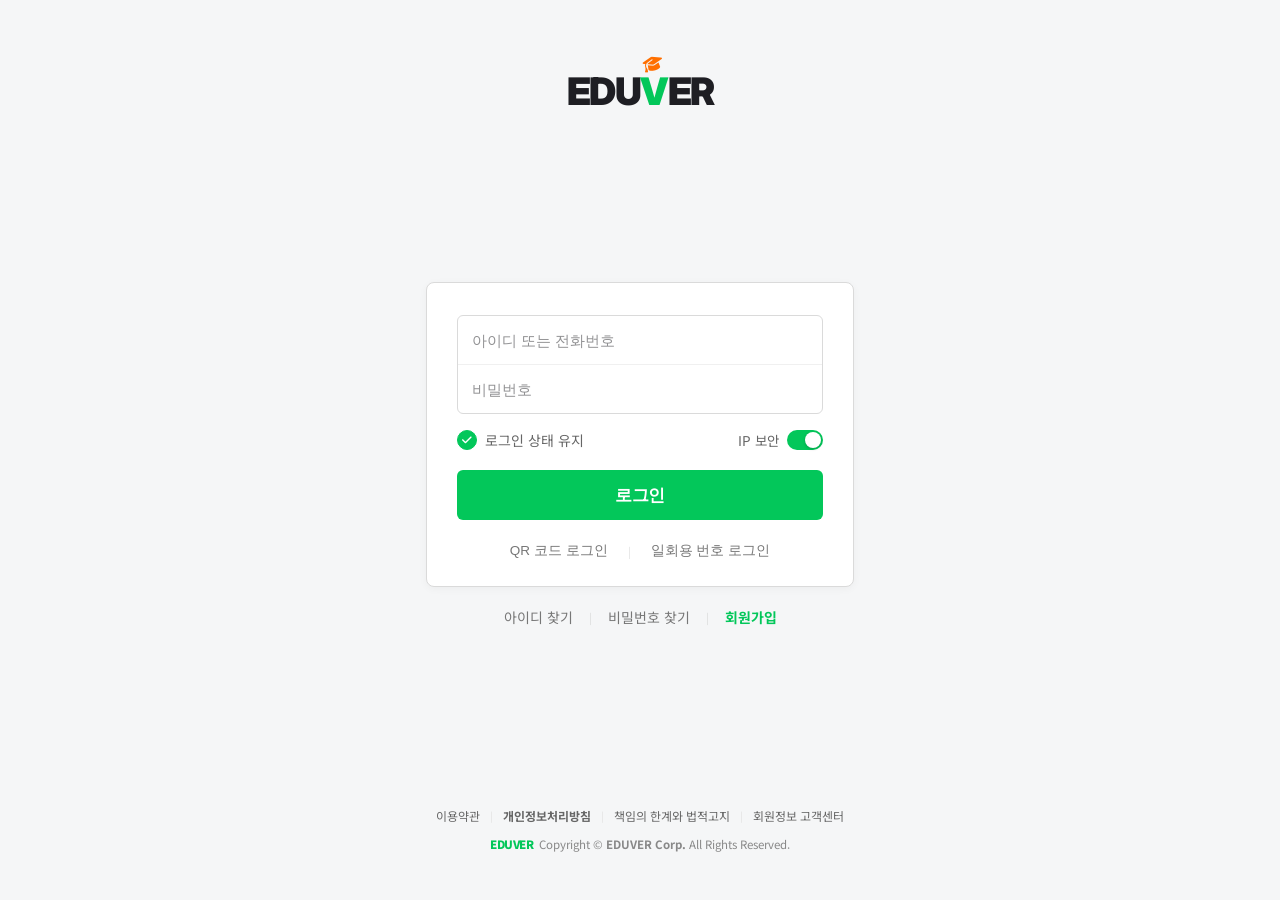
<file: login.html>
<!DOCTYPE html>
<html lang="ko">
<head>
    <meta charset="UTF-8">
    <meta name="viewport" content="width=device-width, initial-scale=1.0">
    <title>에듀버 로그인</title>
    <!-- Google Fonts for modern typography -->
    <link rel="preconnect" href="https://fonts.googleapis.com">
    <link rel="preconnect" href="https://fonts.gstatic.com" crossorigin>
    <link href="https://fonts.googleapis.com/css2?family=Inter:wght@400;500;600;700;800;900&family=Noto+Sans+KR:wght@300;400;500;700;900&display=swap" rel="stylesheet">
    <!-- FontAwesome for icons -->
    <link rel="stylesheet" href="https://cdnjs.cloudflare.com/ajax/libs/font-awesome/6.4.0/css/all.min.css">
    <link rel="stylesheet" href="login.css">
</head>
<body>
    <div class="login-page-wrap">
        <!-- Top EDUVER Header Logo -->
        <header class="login-header">
            <a href="index.html" class="logo-link" title="에듀버 홈으로 이동">
                <span class="logo-text">
                    EDU<span class="logo-highlight">V<span class="cap-icon"><i class="fa-solid fa-graduation-cap"></i></span></span>ER
                </span>
            </a>
        </header>

        <!-- Main Login Card Container -->
        <main class="login-container">
            <!-- Mail Service Redirect Notice Banner (Visible when redirected from Mail) -->
            <div id="service-notice" class="service-notice-banner" style="display: none;">
                <i class="fa-solid fa-circle-exclamation notice-icon"></i>
                <div class="notice-text">
                    <strong>에듀버 메일 서비스 안내</strong>
                    <span>메일을 이용하시려면 먼저 에듀버 계정으로 로그인해 주세요.</span>
                </div>
            </div>

            <div class="login-card">
                <!-- VIEW 1: Standard ID & Password Login Form -->
                <div id="view-id-login" class="login-view active">
                    <form id="eduver-login-form" autocomplete="on">
                        <!-- Dual Input Group Box -->
                        <div class="input-row-group" id="input-row-group">
                            <!-- ID / Phone Input Row -->
                            <div class="input-cell" id="cell-id">
                                <label for="login-id" class="sr-only">아이디 또는 전화번호</label>
                                <input type="text" id="login-id" class="login-input" placeholder="아이디 또는 전화번호" required autocomplete="username">
                                <button type="button" class="btn-clear-input" id="btn-clear-id" title="입력 지우기" tabindex="-1">
                                    <i class="fa-solid fa-circle-xmark"></i>
                                </button>
                            </div>
                            <div class="input-divider"></div>
                            <!-- Password Input Row -->
                            <div class="input-cell" id="cell-pw">
                                <label for="login-pw" class="sr-only">비밀번호</label>
                                <input type="password" id="login-pw" class="login-input" placeholder="비밀번호" required autocomplete="current-password">
                                <button type="button" class="btn-toggle-pw" id="btn-toggle-pw" title="비밀번호 보기" tabindex="-1">
                                    <i class="fa-regular fa-eye"></i>
                                </button>
                                <button type="button" class="btn-clear-input" id="btn-clear-pw" title="입력 지우기" tabindex="-1">
                                    <i class="fa-solid fa-circle-xmark"></i>
                                </button>
                            </div>
                        </div>

                        <!-- Error Message Alert -->
                        <div id="login-error-msg" class="login-error-msg" style="display: none;">
                            <i class="fa-solid fa-circle-exclamation"></i>
                            <span id="login-error-text">아이디 또는 비밀번호가 올바르지 않습니다.</span>
                        </div>

                        <!-- Form Options Row (Keep Login & IP Security) -->
                        <div class="form-options-row">
                            <label class="keep-login-label">
                                <input type="checkbox" id="keep-login-checkbox" class="sr-only" checked>
                                <span class="custom-circle-check checked" id="custom-check-icon">
                                    <i class="fa-solid fa-check"></i>
                                </span>
                                <span class="option-text">로그인 상태 유지</span>
                            </label>

                            <div class="ip-security-wrap">
                                <span class="ip-label">IP 보안</span>
                                <button type="button" class="ip-toggle-btn active" id="ip-toggle-btn" role="switch" aria-checked="true" title="IP 보안 켜짐/꺼짐">
                                    <span class="ip-toggle-knob"></span>
                                </button>
                            </div>
                        </div>

                        <!-- Main Submit Button -->
                        <button type="submit" class="btn-eduver-submit" id="btn-submit">
                            <span>로그인</span>
                        </button>
                    </form>

                    <!-- Quick Sub-actions Row -->
                    <div class="sub-login-options">
                        <button type="button" class="btn-sub-opt" id="nav-to-qr">QR 코드 로그인</button>
                        <span class="sub-opt-divider">|</span>
                        <button type="button" class="btn-sub-opt" id="nav-to-disposable">일회용 번호 로그인</button>
                    </div>
                </div>

                <!-- VIEW 2: QR Code Login View -->
                <div id="view-qr-login" class="login-view" style="display: none;">
                    <div class="qr-login-box">
                        <h2 class="alt-view-title">QR 코드 로그인</h2>
                        <p class="alt-view-desc">
                            스마트폰 <strong>에듀버 앱</strong> 상단의 <strong>렌즈</strong>로<br>
                            아래의 QR 코드를 스캔해 주세요.
                        </p>

                        <div class="qr-code-frame">
                            <div class="qr-code-graphic">
                                <svg viewBox="0 0 100 100" class="qr-svg">
                                    <!-- QR Graphic Simulation -->
                                    <rect width="100" height="100" fill="#ffffff" />
                                    <!-- Top Left Position Detection Pattern -->
                                    <rect x="10" y="10" width="24" height="24" fill="#000000" rx="3" />
                                    <rect x="14" y="14" width="16" height="16" fill="#ffffff" rx="2" />
                                    <rect x="18" y="18" width="8" height="8" fill="#03c75a" rx="1" />
                                    <!-- Top Right Position Detection Pattern -->
                                    <rect x="66" y="10" width="24" height="24" fill="#000000" rx="3" />
                                    <rect x="70" y="14" width="16" height="16" fill="#ffffff" rx="2" />
                                    <rect x="74" y="18" width="8" height="8" fill="#03c75a" rx="1" />
                                    <!-- Bottom Left Position Detection Pattern -->
                                    <rect x="10" y="66" width="24" height="24" fill="#000000" rx="3" />
                                    <rect x="14" y="70" width="16" height="16" fill="#ffffff" rx="2" />
                                    <rect x="18" y="74" width="8" height="8" fill="#03c75a" rx="1" />
                                    <!-- Data Dots -->
                                    <rect x="42" y="12" width="6" height="6" fill="#222" />
                                    <rect x="52" y="12" width="6" height="6" fill="#222" />
                                    <rect x="42" y="24" width="6" height="6" fill="#222" />
                                    <rect x="52" y="28" width="6" height="6" fill="#03c75a" />
                                    <rect x="12" y="42" width="6" height="6" fill="#222" />
                                    <rect x="24" y="42" width="6" height="6" fill="#222" />
                                    <rect x="36" y="42" width="6" height="6" fill="#222" />
                                    <rect x="48" y="42" width="6" height="6" fill="#222" />
                                    <rect x="60" y="42" width="6" height="6" fill="#222" />
                                    <rect x="72" y="42" width="6" height="6" fill="#222" />
                                    <rect x="84" y="42" width="6" height="6" fill="#222" />
                                    <rect x="42" y="54" width="6" height="6" fill="#222" />
                                    <rect x="54" y="54" width="6" height="6" fill="#222" />
                                    <rect x="42" y="66" width="6" height="6" fill="#222" />
                                    <rect x="54" y="66" width="6" height="6" fill="#03c75a" />
                                    <rect x="66" y="66" width="6" height="6" fill="#222" />
                                    <rect x="78" y="66" width="6" height="6" fill="#222" />
                                    <rect x="42" y="78" width="6" height="6" fill="#222" />
                                    <rect x="54" y="78" width="6" height="6" fill="#222" />
                                    <rect x="66" y="78" width="6" height="6" fill="#222" />
                                    <rect x="78" y="78" width="6" height="6" fill="#222" />
                                    <!-- Center EDUVER E -->
                                    <rect x="40" y="40" width="20" height="20" fill="#03c75a" rx="4" />
                                    <path d="M45 46H55M45 50H53M45 54H55M45 46V54" stroke="#ffffff" stroke-width="2.2" stroke-linecap="round" stroke-linejoin="round" fill="none" />
                                </svg>
                            </div>
                            <div class="qr-timer-row">
                                <span class="timer-label">유효시간</span>
                                <span class="timer-count" id="qr-timer">03:00</span>
                                <button type="button" class="btn-refresh-qr" id="btn-refresh-qr" title="QR 코드 새로고침">
                                    <i class="fa-solid fa-arrows-rotate"></i>
                                </button>
                            </div>
                        </div>

                        <!-- Quick Test Scan Button -->
                        <button type="button" class="btn-eduver-submit btn-qr-action" id="btn-test-qr-login">
                            <i class="fa-solid fa-mobile-screen-button"></i> 에듀버 앱 인증 시뮬레이션
                        </button>

                        <button type="button" class="btn-back-to-id" id="btn-back-from-qr">
                            일반 아이디 로그인으로 돌아가기
                        </button>
                    </div>
                </div>

                <!-- VIEW 3: Disposable Number Login View -->
                <div id="view-disposable-login" class="login-view" style="display: none;">
                    <div class="disposable-login-box">
                        <h2 class="alt-view-title">일회용 번호 로그인</h2>
                        <p class="alt-view-desc">
                            <strong>에듀버 앱</strong> &gt; <strong>메뉴</strong> &gt; <strong>설정</strong> &gt; <strong>일회용 번호</strong>에서<br>
                            발급받은 8자리 번호를 입력해 주세요.
                        </p>

                        <div class="disposable-input-box">
                            <input type="text" id="disposable-num" maxlength="8" placeholder="번호 8자리 입력" class="disposable-input" inputmode="numeric">
                        </div>

                        <button type="button" class="btn-eduver-submit" id="btn-disposable-submit">
                            로그인
                        </button>

                        <button type="button" class="btn-back-to-id" id="btn-back-from-disposable">
                            일반 아이디 로그인으로 돌아가기
                        </button>
                    </div>
                </div>
            </div>

            <!-- Bottom External Account Links (Matches Naver/Eduver Style) -->
            <nav class="login-external-links" aria-label="계정 관리 링크">
                <a href="find-id.html" class="ext-link">아이디 찾기</a>
                <span class="ext-divider">|</span>
                <a href="find-password.html" class="ext-link">비밀번호 찾기</a>
                <span class="ext-divider">|</span>
                <a href="signup.html" class="ext-link highlight-green">회원가입</a>
            </nav>
        </main>

        <!-- Eduver Footer Standard -->
        <footer class="login-footer">
            <div class="footer-links">
                <a href="#">이용약관</a>
                <span class="footer-divider">|</span>
                <a href="#"><strong>개인정보처리방침</strong></a>
                <span class="footer-divider">|</span>
                <a href="#">책임의 한계와 법적고지</a>
                <span class="footer-divider">|</span>
                <a href="#">회원정보 고객센터</a>
            </div>
            <div class="footer-copyright">
                <a href="index.html" class="footer-logo">EDUVER</a>
                <span>Copyright © <strong>EDUVER Corp.</strong> All Rights Reserved.</span>
            </div>
        </footer>
    </div>

    <script src="login.js"></script>
</body>
</html>
</file>
<file: login.css>
/* ========================================================
   EDUNAVER / EDUVER Standard Light Mode Login Style
   Matches EDUVER brand identity & Naver-style card design
   ======================================================== */

:root {
    --primary-color: #03c75a; /* EDUVER Brand Green */
    --primary-hover: #02b351;
    --primary-active: #029a46;
    --primary-light: #eefbf3;
    
    --bg-main: #f5f6f7;
    --bg-card: #ffffff;
    --border-medium: #dadada;
    --border-focus: #03c75a;
    
    --text-primary: #1e1e23;
    --text-secondary: #505058;
    --text-muted: #8e8e97;
    --accent-orange: #ff6f00;
    
    --font-korean: 'Noto Sans KR', sans-serif;
    --font-english: 'Inter', sans-serif;
}

* {
    box-sizing: border-box;
    margin: 0;
    padding: 0;
}

body {
    background-color: var(--bg-main);
    font-family: -apple-system, BlinkMacSystemFont, "Apple SD Gothic Neo", var(--font-korean), var(--font-english), sans-serif;
    color: var(--text-primary);
    -webkit-font-smoothing: antialiased;
    -moz-osx-font-smoothing: grayscale;
}

.sr-only {
    position: absolute;
    width: 1px;
    height: 1px;
    padding: 0;
    margin: -1px;
    overflow: hidden;
    clip: rect(0, 0, 0, 0);
    border: 0;
}

.login-page-wrap {
    min-height: 100vh;
    display: flex;
    flex-direction: column;
    justify-content: space-between;
    align-items: center;
}

/* 1. Header EDUVER Logo */
.login-header {
    padding: 68px 0 28px;
    text-align: center;
}

.logo-link {
    text-decoration: none;
    display: inline-block;
    transition: opacity 0.2s;
}

.logo-link:hover {
    opacity: 0.9;
}

.logo-text {
    font-family: var(--font-english);
    font-weight: 900;
    font-size: 38px;
    letter-spacing: -1.5px;
    color: #1e1e23;
    display: flex;
    align-items: center;
    justify-content: center;
    user-select: none;
}

.logo-highlight {
    color: var(--primary-color);
    position: relative;
    display: inline-flex;
    align-items: center;
}

.cap-icon {
    position: absolute;
    top: -14px;
    left: 3px;
    font-size: 16px;
    color: var(--accent-orange);
    transform: rotate(-15deg);
    animation: cap-bounce 3s infinite ease-in-out;
}

@keyframes cap-bounce {
    0%, 100% { transform: rotate(-15deg) translateY(0); }
    50% { transform: rotate(-10deg) translateY(-3px); }
}

/* 2. Main Login Container */
.login-container {
    width: 100%;
    max-width: 460px;
    padding: 0 16px;
    margin: 0 auto;
}

/* Redirect Notice Banner */
.service-notice-banner {
    background-color: var(--primary-light);
    border: 1px solid #b7ebd0;
    border-radius: 8px;
    padding: 14px 18px;
    margin-bottom: 16px;
    display: flex;
    align-items: flex-start;
    gap: 12px;
    color: #0b6833;
    font-size: 13.5px;
    line-height: 1.45;
    animation: fadeInDown 0.3s ease-out;
}

.service-notice-banner .notice-icon {
    font-size: 18px;
    margin-top: 2px;
    color: var(--primary-color);
}

.service-notice-banner strong {
    display: block;
    font-size: 14px;
    margin-bottom: 2px;
    color: #075227;
}

/* Card Structure */
.login-card {
    background: #ffffff;
    border: 1px solid var(--border-medium);
    border-radius: 8px;
    box-shadow: 0 2px 8px rgba(0, 0, 0, 0.04);
    padding: 32px 30px 24px;
    position: relative;
}

/* Dual Input Group Box */
.input-row-group {
    border: 1px solid var(--border-medium);
    border-radius: 6px;
    background-color: #ffffff;
    transition: border-color 0.2s, box-shadow 0.2s;
}

.input-row-group.focused {
    border-color: var(--border-focus);
    box-shadow: 0 0 0 2px rgba(3, 199, 90, 0.12);
}

.input-row-group.error {
    border-color: #e03131;
    box-shadow: 0 0 0 2px rgba(224, 49, 49, 0.12);
}

.input-cell {
    position: relative;
    display: flex;
    align-items: center;
    height: 48px;
    padding: 0 14px;
}

.login-input {
    width: 100%;
    height: 100%;
    border: none;
    outline: none;
    font-size: 15px;
    color: #1e1e23;
    background: transparent;
}

.login-input::placeholder {
    color: #929294;
    font-weight: 400;
}

.input-divider {
    height: 1px;
    background-color: #f0f0f0;
    margin: 0;
}

/* Action Buttons inside Input */
.btn-clear-input,
.btn-toggle-pw {
    background: none;
    border: none;
    color: #b5b5b5;
    cursor: pointer;
    padding: 6px;
    font-size: 14px;
    display: none;
    align-items: center;
    justify-content: center;
    transition: color 0.15s;
}

.btn-clear-input:hover,
.btn-toggle-pw:hover {
    color: #666666;
}

/* Error Message */
.login-error-msg {
    display: flex;
    align-items: center;
    gap: 6px;
    margin-top: 10px;
    color: #e03131;
    font-size: 13px;
    line-height: 1.4;
}

/* Options Row (Keep Login & IP Security) */
.form-options-row {
    display: flex;
    justify-content: space-between;
    align-items: center;
    margin: 16px 0 20px;
    font-size: 14px;
    color: #666666;
    user-select: none;
}

.keep-login-label {
    display: inline-flex;
    align-items: center;
    cursor: pointer;
}

.custom-circle-check {
    width: 20px;
    height: 20px;
    border-radius: 50%;
    border: 1px solid #cccccc;
    display: inline-flex;
    align-items: center;
    justify-content: center;
    margin-right: 8px;
    font-size: 11px;
    color: transparent;
    transition: all 0.2s;
    background-color: #ffffff;
}

.custom-circle-check.checked {
    background-color: var(--primary-color);
    border-color: var(--primary-color);
    color: #ffffff;
}

.ip-security-wrap {
    display: inline-flex;
    align-items: center;
    gap: 8px;
}

.ip-label {
    font-size: 13.5px;
    color: #666666;
}

.ip-toggle-btn {
    width: 36px;
    height: 20px;
    background-color: #d8d8d8;
    border-radius: 12px;
    border: none;
    cursor: pointer;
    position: relative;
    transition: background-color 0.2s;
    padding: 0;
}

.ip-toggle-btn.active {
    background-color: var(--primary-color);
}

.ip-toggle-knob {
    width: 16px;
    height: 16px;
    border-radius: 50%;
    background-color: #ffffff;
    position: absolute;
    top: 2px;
    left: 2px;
    transition: transform 0.2s ease;
    box-shadow: 0 1px 3px rgba(0, 0, 0, 0.2);
}

.ip-toggle-btn.active .ip-toggle-knob {
    transform: translateX(16px);
}

/* Submit Button */
.btn-eduver-submit {
    width: 100%;
    height: 50px;
    background-color: var(--primary-color);
    color: #ffffff;
    font-size: 17px;
    font-weight: 700;
    border: none;
    border-radius: 6px;
    cursor: pointer;
    transition: background-color 0.2s, transform 0.05s;
    display: flex;
    align-items: center;
    justify-content: center;
    letter-spacing: -0.5px;
}

.btn-eduver-submit:hover {
    background-color: var(--primary-hover);
}

.btn-eduver-submit:active {
    background-color: var(--primary-active);
    transform: scale(0.99);
}

/* Sub-login Options (QR, Disposable Number) */
.sub-login-options {
    display: flex;
    justify-content: center;
    align-items: center;
    gap: 16px;
    margin-top: 20px;
    font-size: 13.5px;
    color: #777777;
}

.btn-sub-opt {
    background: none;
    border: none;
    color: #777777;
    font-size: 13.5px;
    cursor: pointer;
    padding: 2px 4px;
    transition: color 0.15s;
}

.btn-sub-opt:hover {
    color: #1e1e23;
    text-decoration: underline;
}

.sub-opt-divider {
    color: #e0e0e0;
    font-size: 11px;
}

/* 3. External Links (Below Card) */
.login-external-links {
    display: flex;
    justify-content: center;
    align-items: center;
    gap: 16px;
    margin-top: 20px;
    font-size: 14px;
}

.ext-link {
    color: #777777;
    text-decoration: none;
    transition: color 0.15s;
}

.ext-link:hover {
    color: #1e1e23;
    text-decoration: underline;
}

.ext-link.highlight-green {
    color: var(--primary-color);
    font-weight: 700;
}

.ext-link.highlight-green:hover {
    color: var(--primary-active);
}

.ext-divider {
    color: #dadada;
    font-size: 11px;
}

/* 4. Alternate Login Views (QR & Disposable Number) */
.alt-view-title {
    font-size: 19px;
    font-weight: 700;
    text-align: center;
    margin-bottom: 8px;
    color: #1e1e23;
}

.alt-view-desc {
    font-size: 13.5px;
    line-height: 1.5;
    text-align: center;
    color: #666666;
    margin-bottom: 24px;
}

.qr-code-frame {
    display: flex;
    flex-direction: column;
    align-items: center;
    margin-bottom: 20px;
}

.qr-code-graphic {
    width: 170px;
    height: 170px;
    padding: 10px;
    border: 1px solid #e0e0e0;
    border-radius: 8px;
    background: #ffffff;
    box-shadow: 0 2px 8px rgba(0, 0, 0, 0.05);
}

.qr-svg {
    width: 100%;
    height: 100%;
}

.qr-timer-row {
    display: flex;
    align-items: center;
    gap: 8px;
    margin-top: 12px;
    font-size: 13px;
    color: #666666;
}

.timer-count {
    font-weight: 700;
    color: var(--primary-color);
    font-variant-numeric: tabular-nums;
}

.btn-refresh-qr {
    background: none;
    border: none;
    color: #888888;
    cursor: pointer;
    font-size: 13px;
    padding: 2px 4px;
}

.btn-refresh-qr:hover {
    color: var(--primary-color);
}

.btn-qr-action {
    margin-bottom: 12px;
}

.disposable-input-box {
    margin: 16px 0 24px;
}

.disposable-input {
    width: 100%;
    height: 52px;
    border: 1px solid var(--border-medium);
    border-radius: 6px;
    padding: 0 16px;
    font-size: 20px;
    letter-spacing: 4px;
    text-align: center;
    outline: none;
    transition: border-color 0.2s, box-shadow 0.2s;
}

.disposable-input:focus {
    border-color: var(--border-focus);
    box-shadow: 0 0 0 2px rgba(3, 199, 90, 0.12);
}

.btn-back-to-id {
    width: 100%;
    height: 44px;
    background: #ffffff;
    border: 1px solid var(--border-medium);
    border-radius: 6px;
    color: #666666;
    font-size: 14px;
    font-weight: 600;
    cursor: pointer;
    margin-top: 10px;
    transition: all 0.15s;
}

.btn-back-to-id:hover {
    background-color: #f8fafc;
    color: #1e1e23;
    border-color: #b5b5b5;
}

/* 5. Eduver Standard Footer */
.login-footer {
    padding: 40px 16px 48px;
    text-align: center;
    font-size: 12px;
    color: #888888;
}

.footer-links {
    display: flex;
    justify-content: center;
    align-items: center;
    flex-wrap: wrap;
    gap: 10px;
    margin-bottom: 12px;
}

.footer-links a {
    color: #666666;
    text-decoration: none;
}

.footer-links a:hover {
    color: #1e1e23;
    text-decoration: underline;
}

.footer-divider {
    color: #e0e0e0;
    font-size: 10px;
}

.footer-copyright {
    display: flex;
    justify-content: center;
    align-items: center;
    gap: 6px;
    color: #888888;
    font-size: 11.5px;
}

.footer-logo {
    color: var(--primary-color);
    font-weight: 900;
    text-decoration: none;
    letter-spacing: -0.5px;
}

@keyframes fadeInDown {
    from {
        opacity: 0;
        transform: translateY(-8px);
    }
    to {
        opacity: 1;
        transform: translateY(0);
    }
}

/* Responsive adjustments */
@media (max-width: 480px) {
    .login-header {
        padding: 40px 0 20px;
    }

    .logo-text {
        font-size: 32px;
    }

    .login-card {
        padding: 24px 20px 20px;
    }

    .login-footer {
        padding: 30px 16px;
    }
}
</file>
